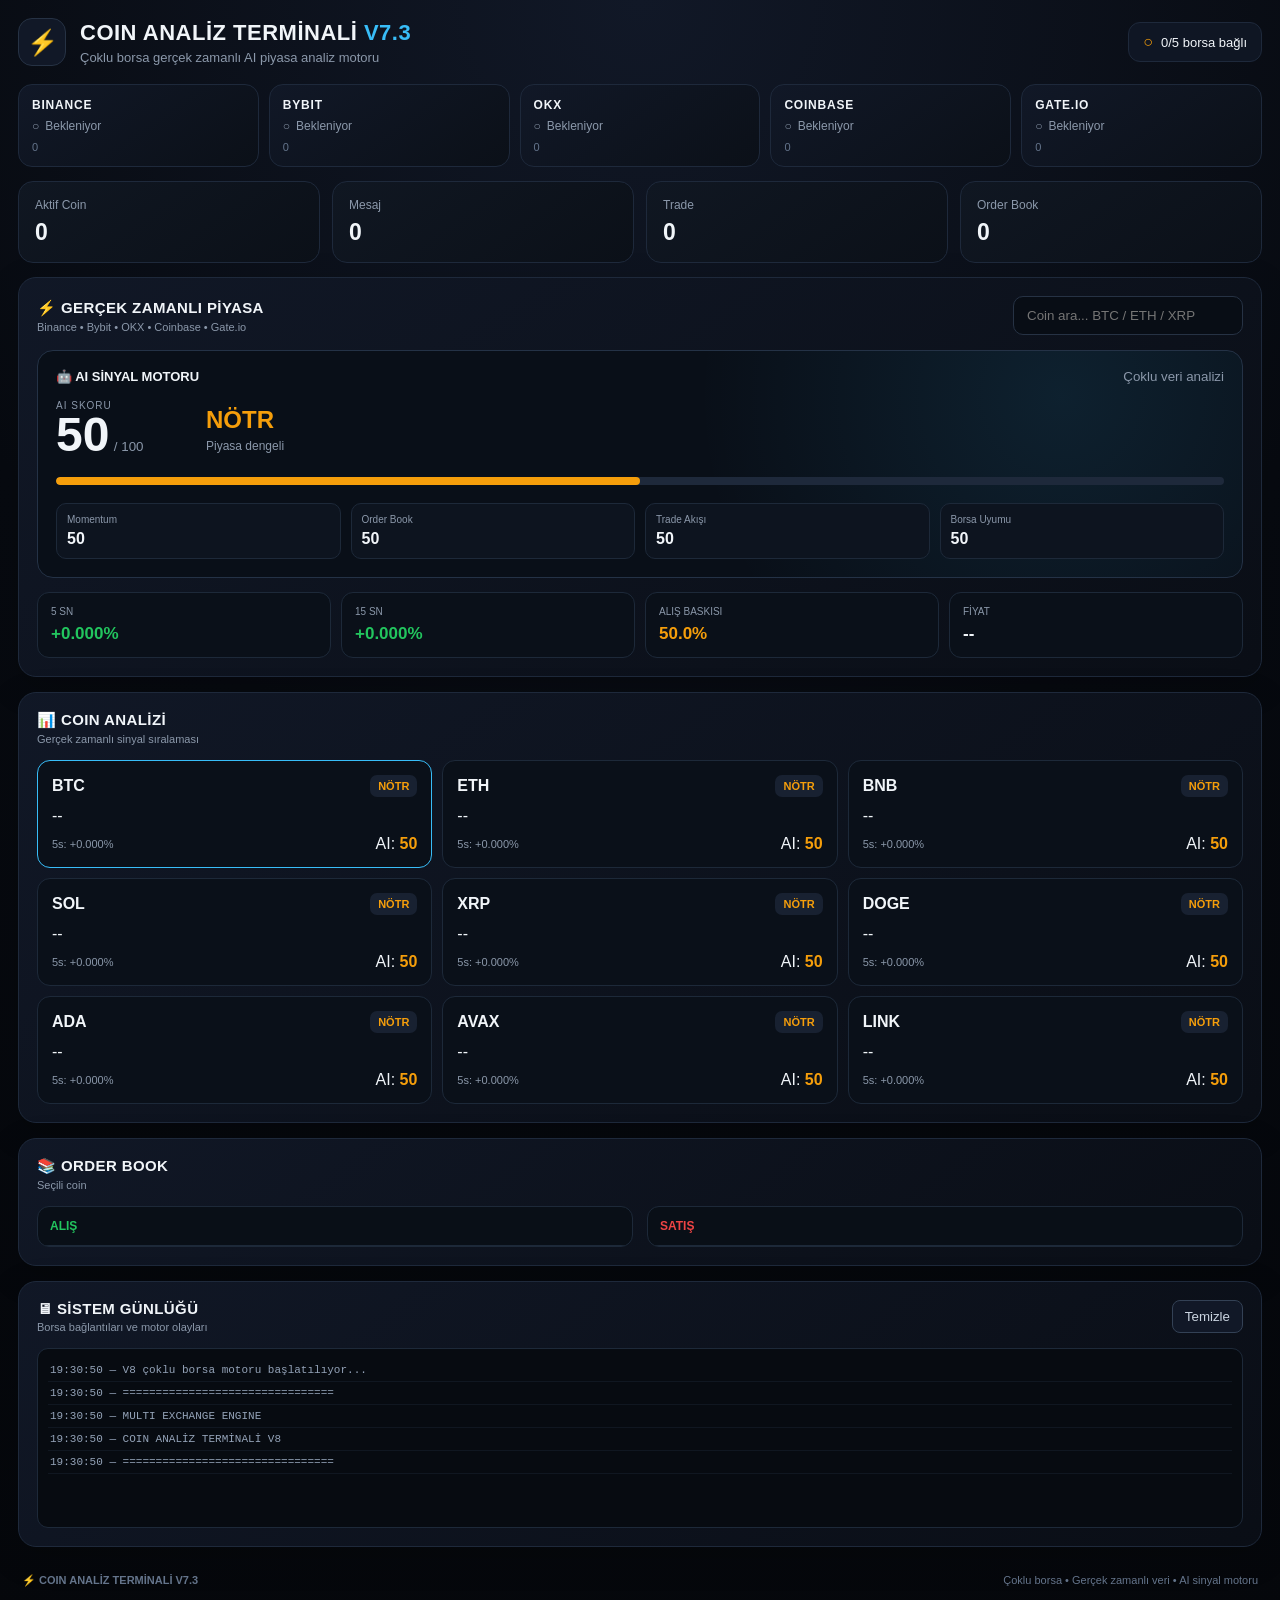
<file: index.html>
<!DOCTYPE html>
<html lang="tr">
<head>
<meta charset="UTF-8">
<meta name="viewport" content="width=device-width, initial-scale=1.0">

<title>Coin Analiz Terminali V7.3</title>

<link rel="stylesheet" href="style.css">

</head>

<body>

<div class="app">

    <!-- HEADER -->
    <header class="header">

        <div class="logo">
            <div class="logo-icon">⚡</div>

            <div>
                <h1>COIN ANALİZ TERMİNALİ <span>V7.3</span></h1>

                <p>
                    Çoklu borsa gerçek zamanlı AI piyasa analiz motoru
                </p>
            </div>
        </div>

        <div class="connection">

            <span id="connectionDot">●</span>

            <span id="connectionStatus">
                Borsalara bağlanıyor...
            </span>

        </div>

    </header>


    <!-- BORSA DURUMLARI -->

    <section class="exchange-panel">

        <div class="exchange-card" id="binanceCard">
            <div class="exchange-name">BINANCE</div>
            <div class="exchange-status">
                <span id="binanceDot">○</span>
                <span id="binanceStatus">Bekleniyor</span>
            </div>
            <small id="binanceMessages">0</small>
        </div>


        <div class="exchange-card" id="bybitCard">
            <div class="exchange-name">BYBIT</div>
            <div class="exchange-status">
                <span id="bybitDot">○</span>
                <span id="bybitStatus">Bekleniyor</span>
            </div>
            <small id="bybitMessages">0</small>
        </div>


        <div class="exchange-card" id="okxCard">
            <div class="exchange-name">OKX</div>
            <div class="exchange-status">
                <span id="okxDot">○</span>
                <span id="okxStatus">Bekleniyor</span>
            </div>
            <small id="okxMessages">0</small>
        </div>


        <div class="exchange-card" id="coinbaseCard">
            <div class="exchange-name">COINBASE</div>
            <div class="exchange-status">
                <span id="coinbaseDot">○</span>
                <span id="coinbaseStatus">Bekleniyor</span>
            </div>
            <small id="coinbaseMessages">0</small>
        </div>


        <div class="exchange-card" id="gateCard">
            <div class="exchange-name">GATE.IO</div>
            <div class="exchange-status">
                <span id="gateDot">○</span>
                <span id="gateStatus">Bekleniyor</span>
            </div>
            <small id="gateMessages">0</small>
        </div>

    </section>


    <!-- GENEL İSTATİSTİK -->

    <section class="market-summary">

        <div class="stat-box">
            <span>Aktif Coin</span>
            <strong id="activeCoins">0</strong>
        </div>

        <div class="stat-box">
            <span>Mesaj</span>
            <strong id="totalMessages">0</strong>
        </div>

        <div class="stat-box">
            <span>Trade</span>
            <strong id="totalTrades">0</strong>
        </div>

        <div class="stat-box">
            <span>Order Book</span>
            <strong id="totalBooks">0</strong>
        </div>

    </section>


    <!-- ANA PİYASA -->

    <section class="panel">

        <div class="panel-header">

            <div>
                <h2>⚡ GERÇEK ZAMANLI PİYASA</h2>

                <small>
                    Binance • Bybit • OKX • Coinbase • Gate.io
                </small>
            </div>

            <input
                id="coinSearch"
                type="text"
                placeholder="Coin ara... BTC / ETH / XRP"
                autocomplete="off"
            >

        </div>


        <!-- AI SİNYAL -->

        <div class="ai-signal">

            <div class="ai-title">
                <span>🤖 AI SİNYAL MOTORU</span>
                <small>Çoklu veri analizi</small>
            </div>


            <div class="signal-main">

                <div class="signal-score">

                    <span>AI SKORU</span>

                    <strong id="signalScore">
                        50
                    </strong>

                    <small>/ 100</small>

                </div>


                <div class="signal-result">

                    <strong id="signalText">
                        NÖTR
                    </strong>

                    <span id="signalDescription">
                        Piyasa dengeli
                    </span>

                </div>

            </div>


            <div class="signal-bar">

                <div
                    id="signalBar"
                    class="signal-bar-fill"
                    style="width:50%"
                ></div>

            </div>


            <div class="signal-factors">

                <div>
                    <span>Momentum</span>
                    <strong id="factorMomentum">50</strong>
                </div>

                <div>
                    <span>Order Book</span>
                    <strong id="factorBook">50</strong>
                </div>

                <div>
                    <span>Trade Akışı</span>
                    <strong id="factorTrade">50</strong>
                </div>

                <div>
                    <span>Borsa Uyumu</span>
                    <strong id="factorExchange">50</strong>
                </div>

            </div>

        </div>


        <!-- MOMENTUM -->

        <div class="momentum-box">

            <div>
                <span>5 SN</span>

                <strong id="momentum5">
                    0.000%
                </strong>
            </div>


            <div>
                <span>15 SN</span>

                <strong id="momentum15">
                    0.000%
                </strong>
            </div>


            <div>
                <span>ALIŞ BASKISI</span>

                <strong id="detailPressure">
                    50.0%
                </strong>
            </div>


            <div>
                <span>FİYAT</span>

                <strong id="selectedPrice">
                    --
                </strong>
            </div>

        </div>

    </section>


    <!-- COIN LİSTESİ -->

    <section class="panel">

        <div class="panel-header">

            <div>
                <h2>📊 COIN ANALİZİ</h2>

                <small>
                    Gerçek zamanlı sinyal sıralaması
                </small>
            </div>

        </div>


        <div
            id="coinList"
            class="coin-list"
        ></div>

    </section>


    <!-- ORDER BOOK -->

    <section class="panel">

        <div class="panel-header">

            <div>
                <h2>📚 ORDER BOOK</h2>

                <small>
                    Seçili coin
                </small>
            </div>

        </div>


        <div class="orderbook">

            <div class="book-column">

                <h3 class="buy-title">
                    ALIŞ
                </h3>

                <div id="bids"></div>

            </div>


            <div class="book-column">

                <h3 class="sell-title">
                    SATIŞ
                </h3>

                <div id="asks"></div>

            </div>

        </div>

    </section>


    <!-- SİSTEM GÜNLÜĞÜ -->

    <section class="panel">

        <div class="panel-header">

            <div>
                <h2>🖥 SİSTEM GÜNLÜĞÜ</h2>

                <small>
                    Borsa bağlantıları ve motor olayları
                </small>
            </div>


            <button id="clearLog">
                Temizle
            </button>

        </div>


        <div
            id="log"
            class="logs"
        ></div>

    </section>


    <!-- FOOTER -->

    <footer class="footer">

        <strong>⚡ COIN ANALİZ TERMİNALİ V7.3</strong>

        <span>
            Çoklu borsa • Gerçek zamanlı veri • AI sinyal motoru
        </span>

    </footer>

</div>


<script src="app.js"></script>

</body>
</html>
</file>
<file: style.css>
* {
    box-sizing: border-box;
    margin: 0;
    padding: 0;
}

:root {
    --bg: #070a10;
    --panel: #0d121c;
    --panel2: #111827;
    --border: #1e293b;
    --text: #f1f5f9;
    --muted: #8b98aa;
    --green: #22c55e;
    --red: #ef4444;
    --yellow: #f59e0b;
    --blue: #38bdf8;
    --purple: #a78bfa;
}

body {
    background:
        radial-gradient(
            circle at top,
            #111827 0%,
            #070a10 45%,
            #05070b 100%
        );
    color: var(--text);
    font-family:
        -apple-system,
        BlinkMacSystemFont,
        "Segoe UI",
        Arial,
        sans-serif;
    min-height: 100vh;
}

.app {
    width: 100%;
    max-width: 1400px;
    margin: auto;
    padding: 18px;
}

/* HEADER */

.header {
    display: flex;
    align-items: center;
    justify-content: space-between;
    gap: 20px;
    margin-bottom: 18px;
}

.logo {
    display: flex;
    align-items: center;
    gap: 14px;
}

.logo-icon {
    width: 48px;
    height: 48px;
    display: grid;
    place-items: center;
    border-radius: 14px;
    background: #111827;
    border: 1px solid #263244;
    font-size: 25px;
}

.logo h1 {
    font-size: 22px;
    letter-spacing: .5px;
}

.logo h1 span {
    color: var(--blue);
}

.logo p {
    color: var(--muted);
    font-size: 13px;
    margin-top: 4px;
}

.connection {
    display: flex;
    align-items: center;
    gap: 8px;
    padding: 10px 14px;
    border-radius: 12px;
    background: rgba(17, 24, 39, .8);
    border: 1px solid var(--border);
    font-size: 13px;
}

#connectionDot {
    color: var(--yellow);
    font-size: 16px;
}

/* EXCHANGE */

.exchange-panel {
    display: grid;
    grid-template-columns:
        repeat(5, minmax(0, 1fr));
    gap: 10px;
    margin-bottom: 14px;
}

.exchange-card {
    background:
        linear-gradient(
            145deg,
            #111827,
            #0b1018
        );
    border: 1px solid var(--border);
    border-radius: 14px;
    padding: 13px;
    min-width: 0;
}

.exchange-name {
    font-size: 12px;
    font-weight: 800;
    letter-spacing: .8px;
}

.exchange-status {
    display: flex;
    align-items: center;
    gap: 6px;
    color: var(--muted);
    font-size: 12px;
    margin-top: 7px;
}

.exchange-card small {
    display: block;
    color: #64748b;
    margin-top: 8px;
    font-size: 11px;
}

/* STATS */

.market-summary {
    display: grid;
    grid-template-columns:
        repeat(4, 1fr);
    gap: 12px;
    margin-bottom: 14px;
}

.stat-box {
    background:
        linear-gradient(
            145deg,
            #101722,
            #0b1018
        );
    border: 1px solid var(--border);
    border-radius: 15px;
    padding: 16px;
}

.stat-box span {
    display: block;
    color: var(--muted);
    font-size: 12px;
    margin-bottom: 7px;
}

.stat-box strong {
    font-size: 23px;
}

/* PANEL */

.panel {
    background:
        linear-gradient(
            145deg,
            rgba(17, 24, 39, .96),
            rgba(10, 14, 22, .96)
        );
    border: 1px solid var(--border);
    border-radius: 18px;
    padding: 18px;
    margin-bottom: 15px;
    box-shadow:
        0 10px 35px rgba(0, 0, 0, .18);
}

.panel-header {
    display: flex;
    align-items: center;
    justify-content: space-between;
    gap: 15px;
    margin-bottom: 15px;
}

.panel-header h2 {
    font-size: 15px;
    letter-spacing: .4px;
}

.panel-header small {
    color: var(--muted);
    font-size: 11px;
    display: block;
    margin-top: 4px;
}

#coinSearch {
    width: 230px;
    background: #080d15;
    border: 1px solid #263244;
    color: white;
    border-radius: 10px;
    padding: 11px 13px;
    outline: none;
}

#coinSearch:focus {
    border-color: var(--blue);
    box-shadow:
        0 0 0 3px
        rgba(56, 189, 248, .08);
}

/* AI SIGNAL */

.ai-signal {
    background:
        radial-gradient(
            circle at 85% 20%,
            rgba(56, 189, 248, .10),
            transparent 35%
        ),
        #090f18;
    border: 1px solid #243246;
    border-radius: 16px;
    padding: 18px;
    margin-bottom: 14px;
}

.ai-title {
    display: flex;
    justify-content: space-between;
    align-items: center;
    margin-bottom: 16px;
}

.ai-title span {
    font-weight: 800;
    font-size: 13px;
}

.ai-title small {
    color: var(--muted);
}

.signal-main {
    display: flex;
    align-items: center;
    gap: 25px;
}

.signal-score {
    min-width: 125px;
}

.signal-score span {
    display: block;
    color: var(--muted);
    font-size: 10px;
    letter-spacing: 1px;
}

.signal-score strong {
    font-size: 48px;
    line-height: 1;
}

.signal-score small {
    color: var(--muted);
}

.signal-result {
    display: flex;
    flex-direction: column;
    gap: 5px;
}

.signal-result strong {
    font-size: 24px;
}

.signal-result span {
    color: var(--muted);
    font-size: 12px;
}

.signal-bar {
    width: 100%;
    height: 8px;
    background: #1e293b;
    border-radius: 20px;
    overflow: hidden;
    margin: 18px 0;
}

.signal-bar-fill {
    height: 100%;
    width: 50%;
    border-radius: 20px;
    transition: width .4s ease;
    background: var(--blue);
}

.signal-factors {
    display: grid;
    grid-template-columns:
        repeat(4, 1fr);
    gap: 10px;
}

.signal-factors div {
    background: #0d141f;
    border: 1px solid #1d2939;
    border-radius: 10px;
    padding: 10px;
}

.signal-factors span {
    display: block;
    color: var(--muted);
    font-size: 10px;
    margin-bottom: 5px;
}

.signal-factors strong {
    font-size: 16px;
}

/* MOMENTUM */

.momentum-box {
    display: grid;
    grid-template-columns:
        repeat(4, 1fr);
    gap: 10px;
}

.momentum-box > div {
    background: #0a1019;
    border: 1px solid #1d2939;
    border-radius: 12px;
    padding: 13px;
}

.momentum-box span {
    display: block;
    color: var(--muted);
    font-size: 10px;
    margin-bottom: 7px;
}

.momentum-box strong {
    font-size: 17px;
}

/* COIN LIST */

.coin-list {
    display: grid;
    grid-template-columns:
        repeat(3, 1fr);
    gap: 10px;
}

.coin-card {
    background: #0a1019;
    border: 1px solid #1d2939;
    border-radius: 13px;
    padding: 14px;
    cursor: pointer;
    transition:
        transform .15s ease,
        border-color .15s ease;
}

.coin-card:hover {
    transform: translateY(-2px);
    border-color: #3b82f6;
}

.coin-card.selected {
    border-color: var(--blue);
}

.coin-top {
    display: flex;
    justify-content: space-between;
    align-items: center;
}

.coin-name {
    font-weight: 800;
}

.coin-price {
    font-size: 16px;
    margin-top: 10px;
}

.coin-bottom {
    display: flex;
    justify-content: space-between;
    align-items: center;
    margin-top: 10px;
}

.coin-momentum {
    color: var(--muted);
    font-size: 11px;
}

.coin-signal {
    font-size: 11px;
    font-weight: 800;
    padding: 5px 8px;
    border-radius: 7px;
    background: #182131;
}

/* ORDER BOOK */

.orderbook {
    display: grid;
    grid-template-columns: 1fr 1fr;
    gap: 14px;
}

.book-column {
    background: #090f17;
    border: 1px solid #1d2939;
    border-radius: 12px;
    overflow: hidden;
}

.book-column h3 {
    padding: 12px;
    font-size: 12px;
    border-bottom: 1px solid #1d2939;
}

.buy-title {
    color: var(--green);
}

.sell-title {
    color: var(--red);
}

.book-row {
    display: grid;
    grid-template-columns: 1fr 1fr;
    padding: 8px 11px;
    font-family: monospace;
    font-size: 11px;
    border-bottom: 1px solid rgba(30, 41, 59, .45);
}

.book-row span:last-child {
    text-align: right;
    color: var(--muted);
}

/* LOG */

.logs {
    height: 180px;
    overflow-y: auto;
    background: #070b11;
    border: 1px solid #1d2939;
    border-radius: 11px;
    padding: 10px;
    font-family: monospace;
    font-size: 11px;
    color: #94a3b8;
}

.logs div {
    padding: 5px 2px;
    border-bottom: 1px solid
        rgba(30, 41, 59, .4);
}

#clearLog {
    border: 1px solid #334155;
    background: #111827;
    color: #cbd5e1;
    border-radius: 8px;
    padding: 8px 12px;
    cursor: pointer;
}

#clearLog:hover {
    border-color: var(--blue);
}

/* FOOTER */

.footer {
    display: flex;
    justify-content: space-between;
    gap: 10px;
    color: #64748b;
    font-size: 11px;
    padding: 12px 4px 25px;
}

/* MOBİL */

@media (max-width: 850px) {

    .app {
        padding: 10px;
    }

    .header {
        align-items: flex-start;
        flex-direction: column;
    }

    .connection {
        width: 100%;
        justify-content: center;
    }

    .exchange-panel {
        grid-template-columns:
            repeat(2, 1fr);
    }

    .exchange-card:last-child {
        grid-column: span 2;
    }

    .market-summary {
        grid-template-columns:
            repeat(2, 1fr);
    }

    .signal-factors {
        grid-template-columns:
            repeat(2, 1fr);
    }

    .momentum-box {
        grid-template-columns:
            repeat(2, 1fr);
    }

    .coin-list {
        grid-template-columns: 1fr;
    }

    .panel-header {
        align-items: stretch;
        flex-direction: column;
    }

    #coinSearch {
        width: 100%;
    }

    .footer {
        flex-direction: column;
    }

}

@media (max-width: 500px) {

    .logo h1 {
        font-size: 17px;
    }

    .logo p {
        font-size: 11px;
    }

    .panel {
        padding: 13px;
        border-radius: 14px;
    }

    .exchange-panel {
        grid-template-columns:
            repeat(2, 1fr);
    }

    .market-summary {
        gap: 8px;
    }

    .stat-box {
        padding: 12px;
    }

    .stat-box strong {
        font-size: 19px;
    }

    .signal-main {
        gap: 15px;
    }

    .signal-score strong {
        font-size: 38px;
    }

    .signal-result strong {
        font-size: 19px;
    }

    .orderbook {
        gap: 7px;
    }

    .book-row {
        font-size: 9px;
        padding: 7px 5px;
    }

}
</file>
